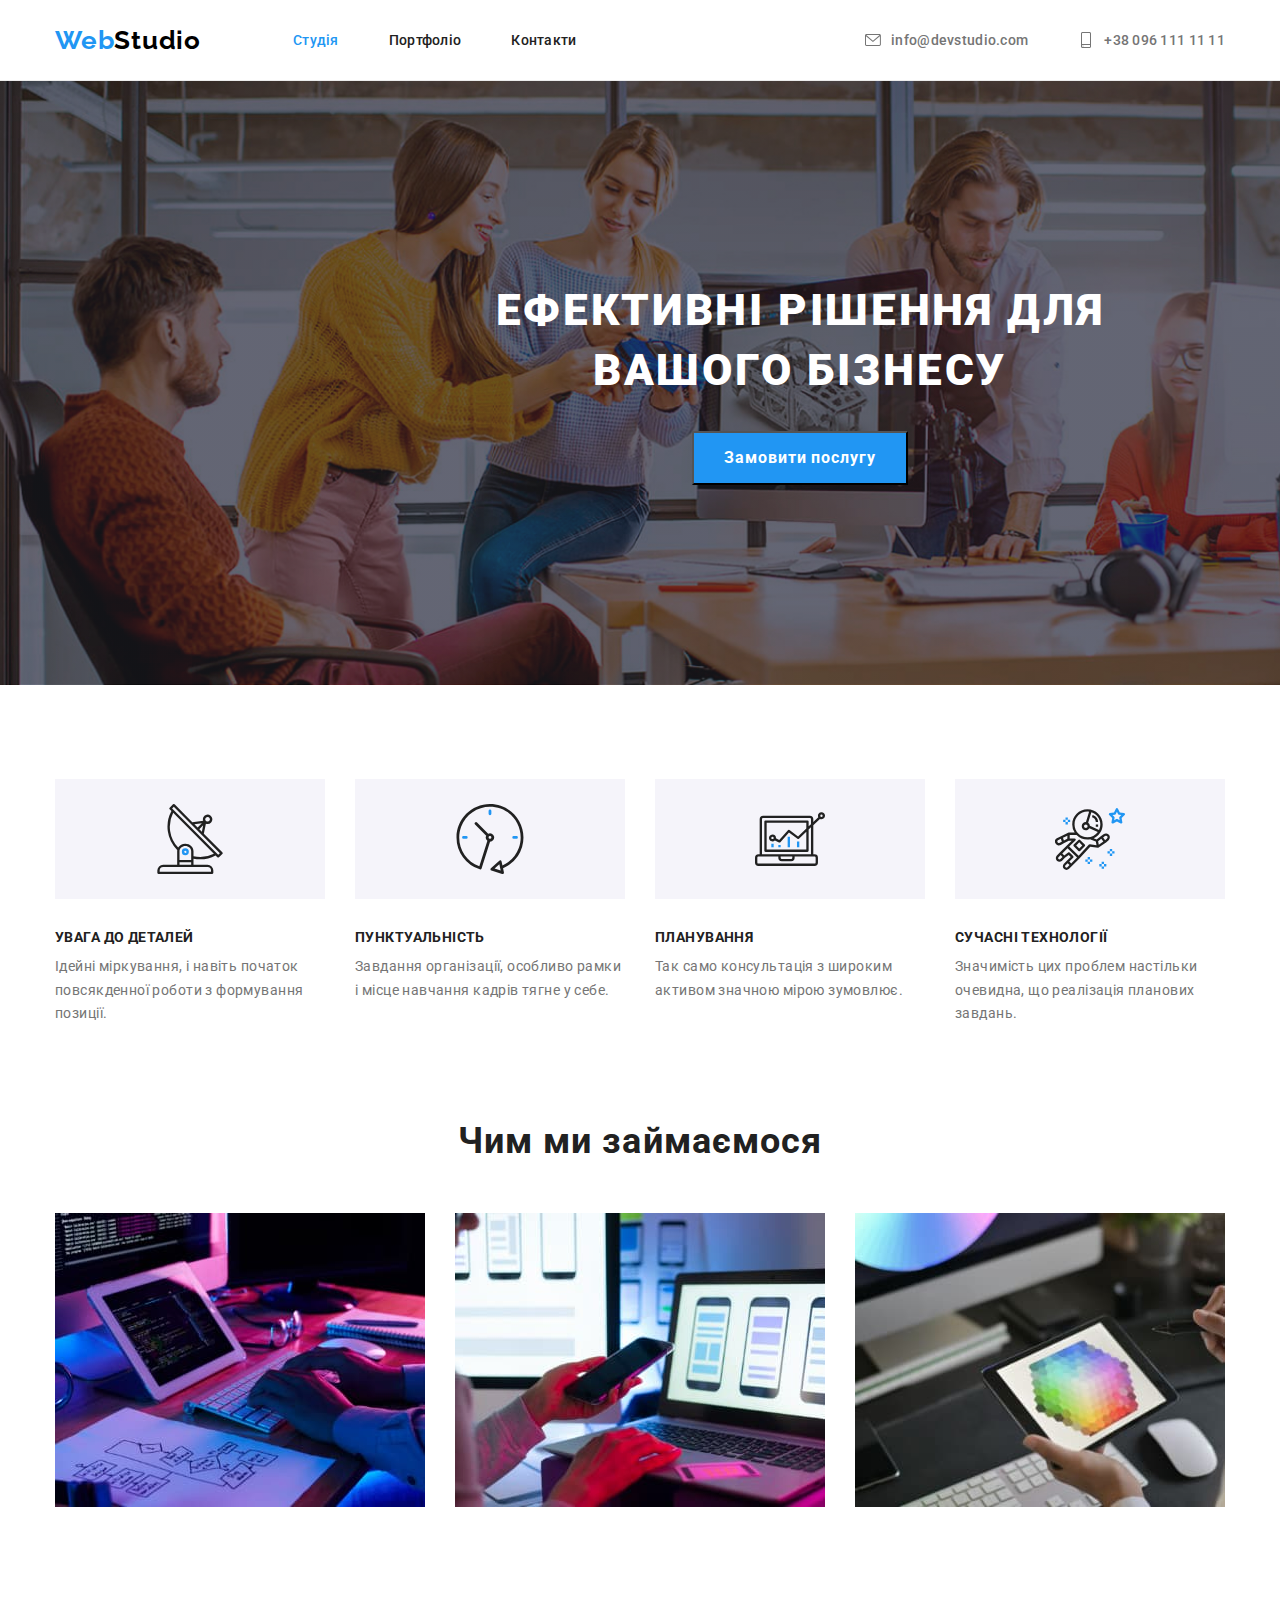
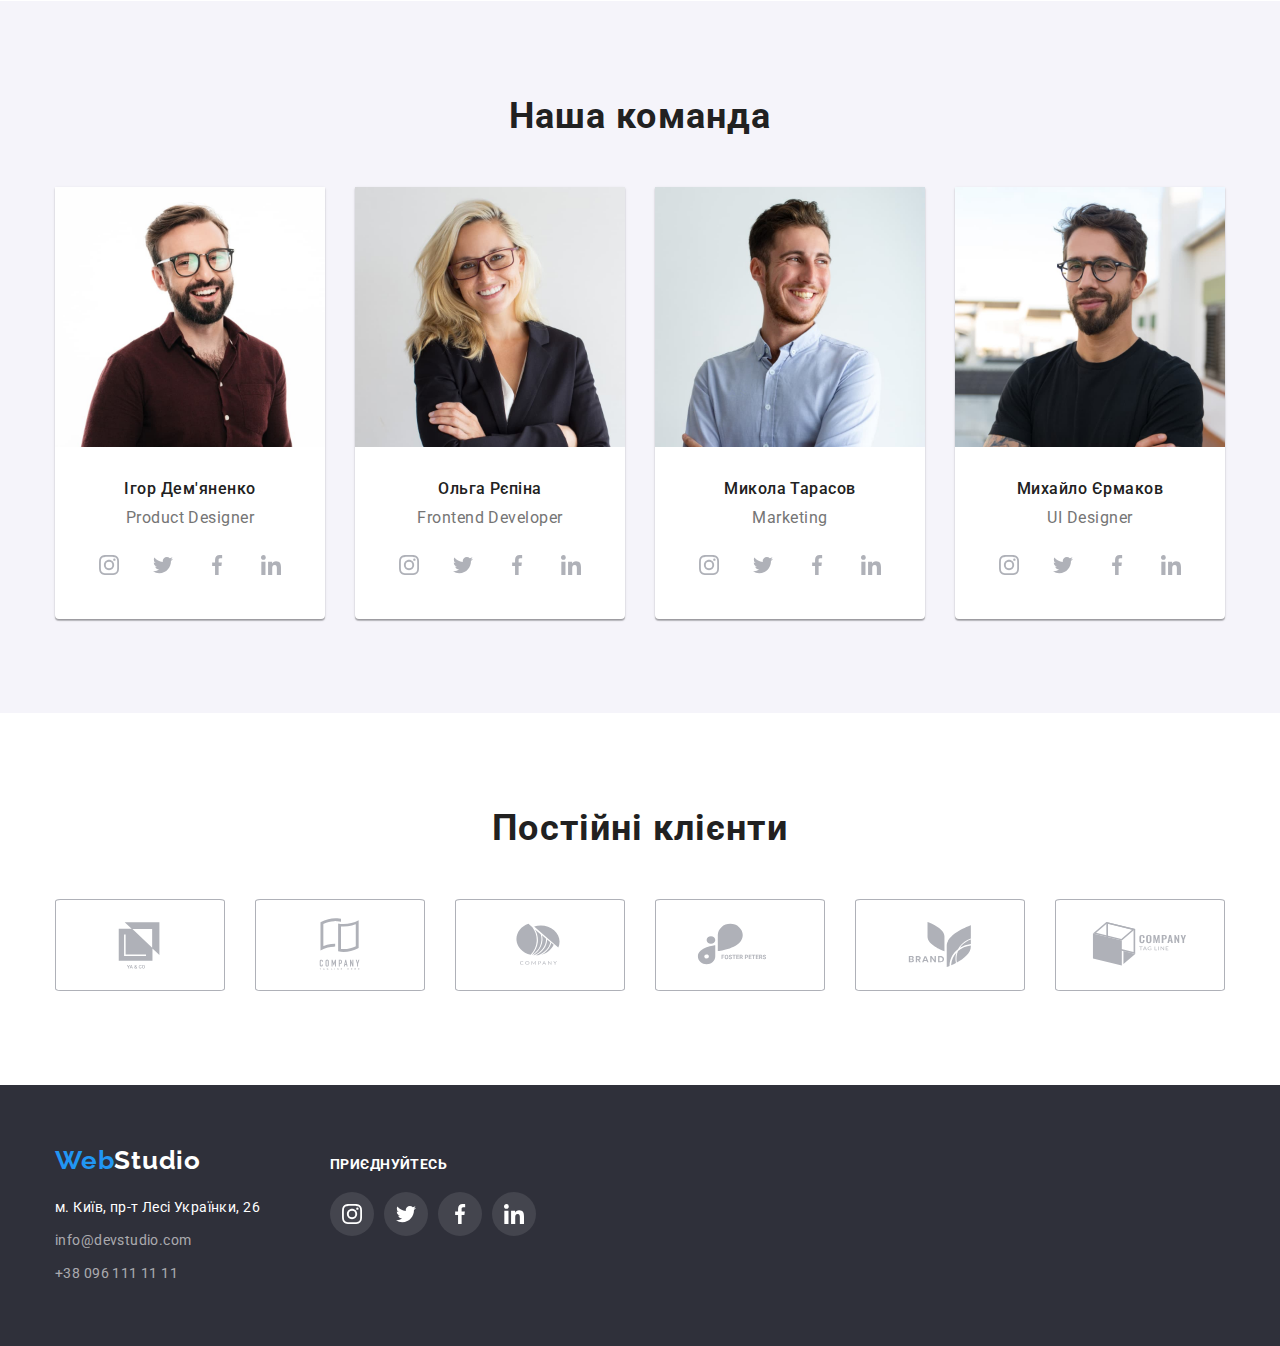
<file: index.html>
<!DOCTYPE html>
<html lang="uk">

<head>
  <meta charset="UTF-8" />
  <meta http-equiv="X-UA-Compatible" content="IE=edge" />
  <meta name="viewport" content="width=device-width, initial-scale=1.0" />
  <title>Document</title>
  <link rel="preconnect" href="https://fonts.googleapis.com">
  <link rel="preconnect" href="https://fonts.gstatic.com" crossorigin>
  <link rel="stylesheet" href="https://cdnjs.cloudflare.com/ajax/libs/modern-normalize/1.1.0/modern-normalize.min.css">
  <link href="https://fonts.googleapis.com/css2?family=Raleway:wght@700&family=Roboto:wght@400;500;700;900&display=swap"
    rel="stylesheet">

  <link rel="stylesheet" href="./css/styles.css">

</head>

<body>
  <header class="header">
    <div class="container header-container">
      <nav class="navigation">
        <a class="logo-top link" href="index.html">
          <span class="web-logo">Web</span><span class="studio-logo">Studio</span>
        </a>
        <ul class="nav-list list">
          <li class="nav-list-item">
            <a class="nav-list-link current link" href="index.html">Студія</a>
          </li>
          <li class="nav-list-item">
            <a class="nav-list-link link" href="portfolio.html">Портфоліо</a>
          </li>
          <li class="nav-list-item">
            <a class="nav-list-link link" href="index.html">Контакти</a>
          </li>
        </ul>
      </nav>
      <ul class="header-contacts list">
        <li class="header-contacts-item">
          <a class="header-contacts-link link" href="mailto:info@devstudio.com">
            <svg class="contacts-icon" width="16" height="12">
              <use href="images/icons.svg#icon-envelope"></use>
            </svg>info@devstudio.com</a>
        </li>
        <li class="header-contacts-item">
          <a class="header-contacts-link link" href="tel:+380961111111"><svg class="contacts-icon" width="10"
              height="16">
              <use href="images/icons.svg#icon-smartphone"></use>
            </svg>+38 096 111 11 11</a>
        </li>
      </ul>
    </div>
  </header>
  <main>
    <section class="hero">
      <div class="hero-container container">
        <h1 class="main-title">Ефективні рішення для вашого бізнесу</h1>
        <button class="modal-btn">Замовити послугу</button>
      </div>
    </section>
    <section class="features section">
      <div class="container">
        <h2 class="title visually-hidden">Наші переваги</h2>
        <ul class="features-list list">
          <li class="features-list-item list">
            <div class="features-list-item-container">
              <svg class="features-list-item-icon" width="70" height="70">
                <use href="images/icons.svg#icon-antenna"></use>
              </svg>
            </div>
            <h3 class="features-list-item-title">Увага до деталей</h3>
            <p class="features-list-item-dscr">
              Ідейні міркування, і навіть початок повсякденної роботи з
              формування позиції.
            </p>
          </li>
          <li class="features-list-item list">
            <div class="features-list-item-container">
              <svg class="features-list-item-icon" width="70" height="70">
                <use href="images/icons.svg#icon-clock"></use>
              </svg>
            </div>
            <h3 class="features-list-item-title">Пунктуальність</h3>
            <p class="features-list-item-dscr">
              Завдання організації, особливо рамки і місце навчання кадрів тягне
              у себе.
            </p>
          </li>
          <li class="features-list-item list">
            <div class="features-list-item-container">
              <svg class="features-list-item-icon" width="70" height="70">
                <use href="images/icons.svg#icon-diagram"></use>
              </svg>
            </div>
            <h3 class="features-list-item-title">Планування</h3>
            <p class="features-list-item-dscr">
              Так само консультація з широким активом значною мірою зумовлює.
            </p>
          </li>
          <li class="features-list-item list">
            <div class="features-list-item-container">
              <svg class="features-list-item-icon" width="70" height="70">
                <use href="images/icons.svg#icon-astronaut"></use>
              </svg>
            </div>
            <h3 class="features-list-item-title">Сучасні технології</h3>
            <p class="features-list-item-dscr">
              Значимість цих проблем настільки очевидна, що реалізація планових
              завдань.
            </p>
          </li>
        </ul>
      </div>
    </section>
    <section class="duties section">
      <div class="container">
        <h2 class="title">Чим ми займаємося</h2>
        <ul class="duties-list">
          <li class="duties-list-item list">
            <img src="images/box-1.jpg" alt="розробка сайту" width="370" height="294" />
          </li>
          <li class="duties-list-item list">
            <img src="images/box-2.jpg" alt="просування сайту" width="370" height="294" />
          </li>
          <li class="duties-list-item list">
            <img src="images/box-3.jpg" alt="дизайн сайту" width="370" height="294" />
          </li>
        </ul>
      </div>
    </section>
    <section class="section team">
      <div class="container">
        <h2 class="title">Наша команда</h2>
        <ul class="team-list">
          <li class="team-list-member list">
            <img src="images/team_member1.jpg" alt="член команди" width="270" height="260" />
            <div class="team-item-wrapper">
              <h3 class="team-list-member-name">Ігор Дем'яненко</h3>
              <p class="team-list-member-job">Product Designer</p>
              <ul class="social-list list">
                <li class="social-list-item">
                  <a class="social-list-link link" href="">
                    <svg class="social-list-icon" width="20" height="20">
                      <use href="images/icons.svg#icon-instagram">
                      </use>
                    </svg>
                  </a>
                </li>
                <li class="social-list-item">
                  <a class="social-list-link link" href="">
                    <svg class="social-list-icon" width="20" height="20">
                      <use href="images/icons.svg#icon-twitter">
                      </use>
                    </svg>
                  </a>
                </li>
                <li class="social-list-item">
                  <a class="social-list-link link" href="">
                    <svg class="social-list-icon" width="20" height="20">
                      <use href="images/icons.svg#icon-facebook">
                      </use>
                    </svg>
                  </a>
                </li>
                <li class="social-list-item">
                  <a class="social-list-link link" href="">
                    <svg class="social-list-icon" width="20" height="20">
                      <use href="images/icons.svg#icon-linkedin">
                      </use>
                    </svg>
                  </a>
                </li>
              </ul>
            </div>
          </li>
          <li class="team-list-member list">
            <img src="images/team_member2.jpg" alt="член команди" width="270" height="260" />
            <div class="team-item-wrapper">
              <h3 class="team-list-member-name">Ольга Рєпіна</h3>
              <p class="team-list-member-job">Frontend Developer</p>
              <ul class="social-list list">
                <li class="social-list-item">
                  <a class="social-list-link link" href="">
                    <svg class="social-list-icon" width="20" height="20">
                      <use href="images/icons.svg#icon-instagram">
                      </use>
                    </svg>
                  </a>
                </li>
                <li class="social-list-item">
                  <a class="social-list-link link" href="">
                    <svg class="social-list-icon" width="20" height="20">
                      <use href="images/icons.svg#icon-twitter">
                      </use>
                    </svg>
                  </a>
                </li>
                <li class="social-list-item">
                  <a class="social-list-link link" href="">
                    <svg class="social-list-icon" width="20" height="20">
                      <use href="images/icons.svg#icon-facebook">
                      </use>
                    </svg>
                  </a>
                </li>
                <li class="social-list-item">
                  <a class="social-list-link link" href="">
                    <svg class="social-list-icon" width="20" height="20">
                      <use href="images/icons.svg#icon-linkedin">
                      </use>
                    </svg>
                  </a>
                </li>
              </ul>
            </div>
          </li>
          <li class="team-list-member list">
            <img src="images/team_member3.jpg" alt="член команди" width="270" height="260" />
            <div class="team-item-wrapper">
              <h3 class="team-list-member-name">Микола Тарасов</h3>
              <p class="team-list-member-job">Marketing</p>
              <ul class="social-list list">
                <li class="social-list-item">
                  <a class="social-list-link link" href="">
                    <svg class="social-list-icon" width="20" height="20">
                      <use href="images/icons.svg#icon-instagram">
                      </use>
                    </svg>
                  </a>
                </li>
                <li class="social-list-item">
                  <a class="social-list-link link" href="">
                    <svg class="social-list-icon" width="20" height="20">
                      <use href="images/icons.svg#icon-twitter">
                      </use>
                    </svg>
                  </a>
                </li>
                <li class="social-list-item">
                  <a class="social-list-link link" href="">
                    <svg class="social-list-icon" width="20" height="20">
                      <use href="images/icons.svg#icon-facebook">
                      </use>
                    </svg>
                  </a>
                </li>
                <li class="social-list-item">
                  <a class="social-list-link link" href="">
                    <svg class="social-list-icon" width="20" height="20">
                      <use href="images/icons.svg#icon-linkedin">
                      </use>
                    </svg>
                  </a>
                </li>
              </ul>
            </div>
          </li>
          <li class="team-list-member list">
            <img src="images/team_member4.jpg" alt="член команди" width="270" height="260" />
            <div class="team-item-wrapper">
              <h3 class="team-list-member-name">Михайло Єрмаков</h3>
              <p class="team-list-member-job">UI Designer</p>
              <ul class="social-list list">
                <li class="social-list-item">
                  <a class="social-list-link link" href="">
                    <svg class="social-list-icon" width="20" height="20">
                      <use href="images/icons.svg#icon-instagram">
                      </use>
                    </svg>
                  </a>
                </li>
                <li class="social-list-item">
                  <a class="social-list-link link" href="">
                    <svg class="social-list-icon" width="20" height="20">
                      <use href="images/icons.svg#icon-twitter">
                      </use>
                    </svg>
                  </a>
                </li>
                <li class="social-list-item">
                  <a class="social-list-link link" href="">
                    <svg class="social-list-icon" width="20" height="20">
                      <use href="images/icons.svg#icon-facebook">
                      </use>
                    </svg>
                  </a>
                </li>
                <li class="social-list-item">
                  <a class="social-list-link link" href="">
                    <svg class="social-list-icon" width="20" height="20">
                      <use href="images/icons.svg#icon-linkedin">
                      </use>
                    </svg>
                  </a>
                </li>
              </ul>
            </div>
          </li>
        </ul>
      </div>
    </section>
    <section class="section customers">
      <div class="container">
        <h2 class="title">Постійні клієнти</h2>
        <ul class="customers-list list">
          <li class="customers-list-item">
            <a class="customers-list-item-link link" href="">
              <svg class="customers-list-item-icon" width="106" height="60">
                <use href="images/icons.svg#icon-logo-1"></use>
              </svg>
            </a>
          </li>
          <li class="customers-list-item">
            <a class="customers-list-item-link link" href="">
              <svg class="customers-list-item-icon" width="106" height="60">
                <use href="images/icons.svg#icon-logo-2"></use>
              </svg>
            </a>
          </li>
          <li class="customers-list-item">
            <a class="customers-list-item-link link" href="">
              <svg class="customers-list-item-icon" width="106" height="60">
                <use href="images/icons.svg#icon-logo-3"></use>
              </svg>
            </a>
          </li>
          <li class="customers-list-item">
            <a class="customers-list-item-link link" href="">
              <svg class="customers-list-item-icon" width="106" height="60">
                <use href="images/icons.svg#icon-logo-4"></use>
              </svg>
            </a>
          </li>
          <li class="customers-list-item">
            <a class="customers-list-item-link link" href="">
              <svg class="customers-list-item-icon" width="106" height="60">
                <use href="images/icons.svg#icon-logo-5"></use>
              </svg>
            </a>
          </li>
          <li class="customers-list-item">
            <a class="customers-list-item-link link" href="">
              <svg class="customers-list-item-icon" width="106" height="60">
                <use href="images/icons.svg#icon-logo-6"></use>
              </svg>
            </a>
          </li>
        </ul>
      </div>
    </section>
  </main>
  <footer class="footer">
    <div class="container logo-footer">
      <div class="footer-first-block">
        <a class="logo-bottom link" href="index.html">
          <span class="web-logo">Web</span><span class="studio-logo-footer">Studio</span>
        </a>
        <address class="address-list list link">
          <span class="address-list-item address">м. Київ, пр-т Лесі Українки, 26</span>
          <a class="address-list-item link" href="mailto:info@devstudio.com">info@devstudio.com</a>
          <a class="address-list-item link" href="tel:+380961111111">+38 096 111 11 11</a>
        </address>
      </div>
      <div class="footer-second-block">
        <h3 class="footer-social-title">приєднуйтесь</h3>
        <ul class="footer-social-list list">
          <li class="footer-social-list-item">
            <a class="footer-social-list-link link" href="">
              <svg class="footer-social-list-icon" width="20" height="20">
                <use href="images/icons.svg#icon-instagram">
                </use>
              </svg>
            </a>
          </li>
          <li class="footer-social-list-item">
            <a class="footer-social-list-link link" href="">
              <svg class="footer-social-list-icon" width="20" height="20">
                <use href="images/icons.svg#icon-twitter">
                </use>
              </svg>
            </a>
          </li>
          <li class="footer-social-list-item">
            <a class="footer-social-list-link link" href="">
              <svg class="footer-social-list-icon" width="20" height="20">
                <use href="images/icons.svg#icon-facebook">
                </use>
              </svg>
            </a>
          </li>
          <li class="footer-social-list-item">
            <a class="footer-social-list-link link" href="">
              <svg class="footer-social-list-icon" width="20" height="20">
                <use href="images/icons.svg#icon-linkedin">
                </use>
              </svg>
            </a>
          </li>
          </li>
        </ul>
      </div>
    </div>
  </footer>
</body>

</html>
</file>
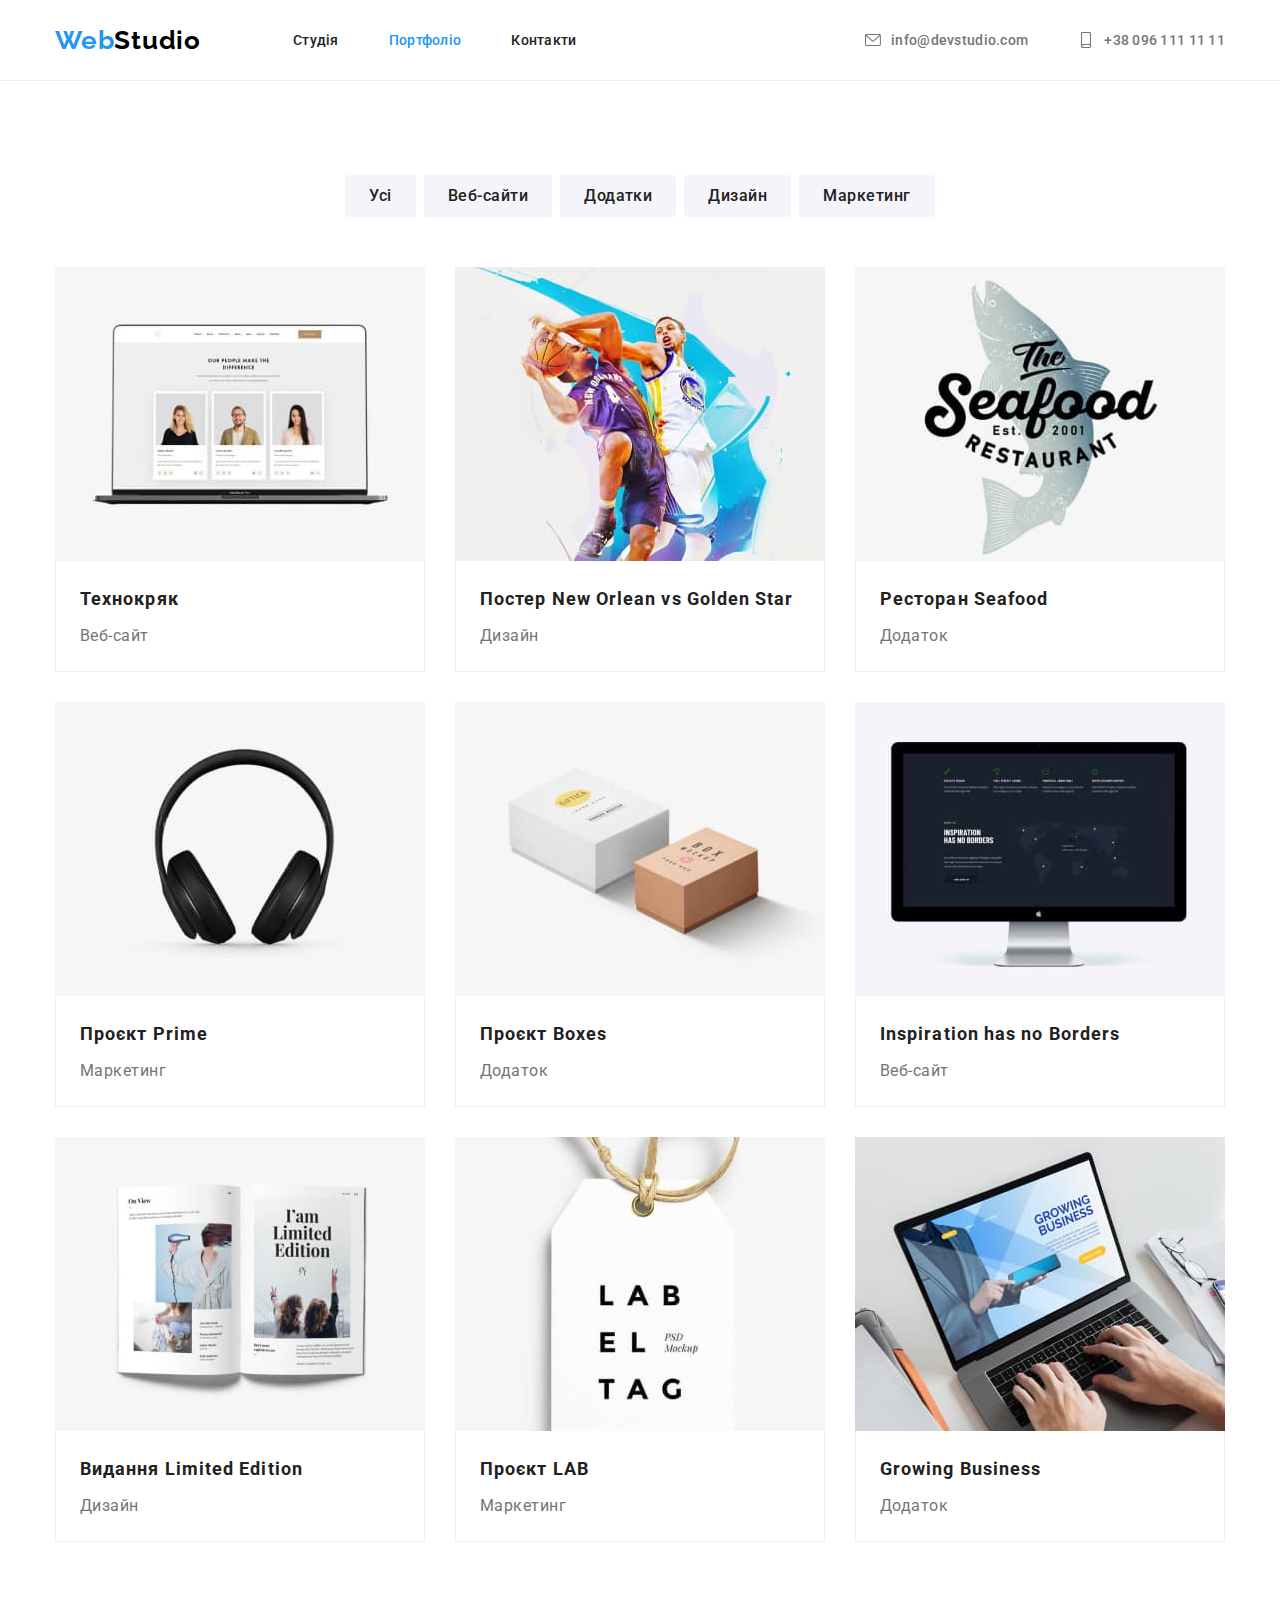
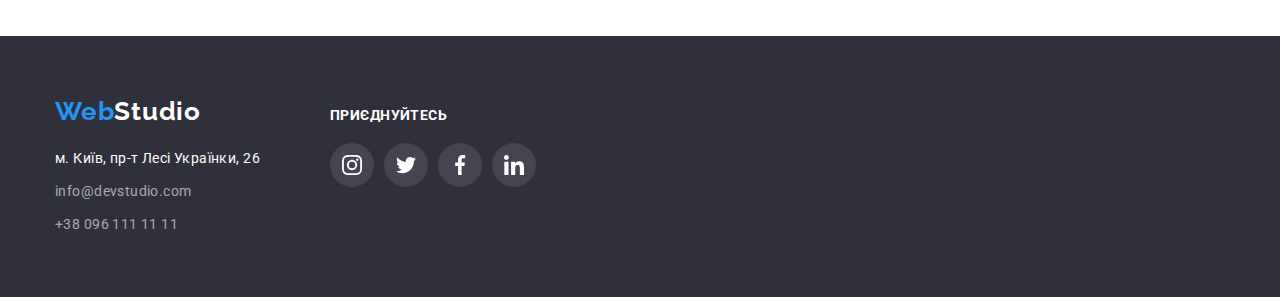
<file: portfolio.html>
<!DOCTYPE html>
<html lang="uk">

<head>
    <meta charset="UTF-8" />
    <meta http-equiv="X-UA-Compatible" content="IE=edge" />
    <meta name="viewport" content="width=device-width, initial-scale=1.0" />
    <title>Document</title>
    <link rel="preconnect" href="https://fonts.googleapis.com">
    <link rel="preconnect" href="https://fonts.gstatic.com" crossorigin>
    <link rel="stylesheet"
        href="https://cdnjs.cloudflare.com/ajax/libs/modern-normalize/1.1.0/modern-normalize.min.css">
    <link
        href="https://fonts.googleapis.com/css2?family=Raleway:wght@700&family=Roboto:wght@400;500;700;900&display=swap"
        rel="stylesheet">
    <link rel="stylesheet" href="./css/styles.css">
</head>

<body>
    <header class="header">
        <div class="container header-container">
            <nav class="navigation">
                <a class="logo-top link" href="index.html">
                    <span class="web-logo">Web</span><span class="studio-logo">Studio</span>
                </a>
                <ul class="nav-list list">
                    <li class="nav-list-item">
                        <a class="nav-list-link link" href="index.html">Студія</a>
                    </li>
                    <li class="nav-list-item">
                        <a class="nav-list-link current link" href="portfolio.html">Портфоліо</a>
                    </li>
                    <li class="nav-list-item">
                        <a class="nav-list-link link" href="index.html">Контакти</a>
                    </li>
                </ul>
            </nav>
            <ul class="header-contacts list">
                <li class="header-contacts-item">
                    <a class="header-contacts-link link" href="mailto:info@devstudio.com">
                        <svg class="contacts-icon" width="16" height="12">
                            <use href="images/icons.svg#icon-envelope"></use>
                        </svg>info@devstudio.com</a>
                </li>
                <li class="header-contacts-item">
                    <a class="header-contacts-link link" href="tel:+380961111111"><svg class="contacts-icon" width="10"
                            height="16">
                            <use href="images/icons.svg#icon-smartphone"></use>
                        </svg>+38 096 111 11 11</a>
                </li>
            </ul>
        </div>
    </header>
    <main>
        <section class="section filter">
            <div class="container">
                <ul class="filter-list list">
                    <li class=filter-list-item>
                        <button class="filter-btn">Усі</button>
                    </li>
                    <li class=filter-list-item>
                        <button class="filter-btn">Веб-сайти</button>
                    </li>
                    <li class=filter-list-item>
                        <button class="filter-btn">Додатки</button>
                    </li>
                    <li class=filter-list-item>
                        <button class="filter-btn">Дизайн</button>
                    </li>
                    <li class=filter-list-item>
                        <button class="filter-btn">Маркетинг</button>
                    </li>
                </ul>
                <h2 class="visually-hidden">Проєкти</h2>
                <ul class="projects-list list">
                    <li class="projects-list-item">
                        <a class="projects-list-link link" href="index.html">
                            <div>
                                <img src="images/project-1.jpg" alt="проєкт 1" width="370" height="294" />
                                <div class="project-item-wrapper">
                                    <h3 class="project-title">Технокряк</h3>
                                    <p class="project-dscr">Веб-сайт</p>
                                </div>
                            </div>
                        </a>
                    </li>
                    <li class="projects-list-item">
                        <a class="projects-list-link link" href="index.html">
                            <div>
                                <img src="images/project-2.jpg" alt="Проєкт 2" width="370" height="294" />
                                <div class="project-item-wrapper">
                                    <h3 class="project-title">Постер New Orlean vs Golden Star</h3>
                                    <p class="project-dscr">Дизайн</p>
                                </div>
                            </div>
                        </a>
                    </li>
                    <li class="projects-list-item">
                        <a class="projects-list-link link" href="index.html">
                            <div>
                                <img src="images/project-3.jpg" alt="Проєкт 3" width="370" height="294" />
                                <div class="project-item-wrapper">
                                    <h3 class="project-title">Ресторан Seafood</h3>
                                    <p class="project-dscr">Додаток</p>
                                </div>
                            </div>
                        </a>
                    </li>
                    <li class="projects-list-item">
                        <a class="projects-list-link link" href="index.html">
                            <div>
                                <img src="images/project-4.jpg" alt="Проєкт 4" width="370" height="294" />
                                <div class="project-item-wrapper">
                                    <h3 class="project-title">Проєкт Prime</h3>
                                    <p class="project-dscr">Маркетинг</p>
                                </div>
                            </div>
                        </a>
                    </li>
                    <li class="projects-list-item">
                        <a class="projects-list-link link" href="index.html">
                            <div>
                                <img src="images/project-5.jpg" alt="Проєкт 5" width="370" height="294" />
                                <div class="project-item-wrapper">
                                    <h3 class="project-title">Проєкт Boxes</h3>
                                    <p class="project-dscr">Додаток</p>
                                </div>
                            </div>
                        </a>
                    </li>
                    <li class="projects-list-item">
                        <a class="projects-list-link link" href="index.html">
                            <div>
                                <img src="images/project-6.jpg" alt="Проєкт 6" width="370" height="294" />
                                <div class="project-item-wrapper">
                                    <h3 class="project-title">Inspiration has no Borders</h3>
                                    <p class="project-dscr">Веб-сайт</p>
                                </div>
                            </div>
                        </a>
                    </li>
                    <li class="projects-list-item">
                        <a class="projects-list-link link" href="index.html">
                            <div>
                                <img src="images/project-7.jpg" alt="Проєкт 7" width="370" height="294" />
                                <div class="project-item-wrapper">
                                    <h3 class="project-title">Видання Limited Edition</h3>
                                    <p class="project-dscr">Дизайн</p>
                                </div>
                            </div>
                        </a>
                    </li>
                    <li class="projects-list-item">
                        <a class="projects-list-link link" href="index.html">
                            <div>
                                <img src="images/project-8.jpg" alt="Проєкт 8" width="370" height="294" />
                                <div class="project-item-wrapper">
                                    <h3 class="project-title">Проєкт LAB</h3>
                                    <p class="project-dscr">Маркетинг</p>
                                </div>
                            </div>
                        </a>
                    </li>
                    <li class="projects-list-item">
                        <a class="projects-list-link link" href="index.html">
                            <div>
                                <img src="images/project-9.jpg" alt="Проєкт 9" width="370" height="294" />
                                <div class="project-item-wrapper">
                                    <h3 class="project-title">Growing Business</h3>
                                    <p class="project-dscr">Додаток</p>
                                </div>
                            </div>
                        </a>
                    </li>
                </ul>
            </div>
        </section>
    </main>
    <footer class="footer">
        <div class="container logo-footer">
            <div class="footer-first-block">
                <a class="logo-bottom link" href="index.html">
                    <span class="web-logo">Web</span><span class="studio-logo-footer">Studio</span>
                </a>
                <address class="address-list list link">
                    <span class="address-list-item address">м. Київ, пр-т Лесі Українки, 26</span>
                    <a class="address-list-item link" href="mailto:info@devstudio.com">info@devstudio.com</a>
                    <a class="address-list-item link" href="tel:+380961111111">+38 096 111 11 11</a>
                </address>
            </div>
            <div class="footer-second-block">
                <h3 class="footer-social-title">приєднуйтесь</h3>
                <ul class="footer-social-list list">
                    <li class="footer-social-list-item">
                        <a class="footer-social-list-link link" href="">
                            <svg class="footer-social-list-icon" width="20" height="20">
                                <use href="images/icons.svg#icon-instagram">
                                </use>
                            </svg>
                        </a>
                    </li>
                    <li class="footer-social-list-item">
                        <a class="footer-social-list-link link" href="">
                            <svg class="footer-social-list-icon" width="20" height="20">
                                <use href="images/icons.svg#icon-twitter">
                                </use>
                            </svg>
                        </a>
                    </li>
                    <li class="footer-social-list-item">
                        <a class="footer-social-list-link link" href="">
                            <svg class="footer-social-list-icon" width="20" height="20">
                                <use href="images/icons.svg#icon-facebook">
                                </use>
                            </svg>
                        </a>
                    </li>
                    <li class="footer-social-list-item">
                        <a class="footer-social-list-link link" href="">
                            <svg class="footer-social-list-icon" width="20" height="20">
                                <use href="images/icons.svg#icon-linkedin">
                                </use>
                            </svg>
                        </a>
                    </li>
                    </li>
                </ul>
            </div>
        </div>
    </footer>
</body>

</html>
</file>
<file: css/styles.css>
:root {
  --primary-font-family: "Roboto", sans-serif;
  --secondary-font-family: "Raleway", sans-serif;
  --accent-color: #2196f3;
  --text-color: #757575;
  --dark-color: #212121;
  --light-color: #ffffff;
}

body {
  font-family: var(--primary-font-family);
  color: #212121;
}

h1,
h2,
h3,
h4,
p {
  margin-top: 0;
  margin-bottom: 0;
}

ul {
  margin-top: 0;
  margin-bottom: 0;
  padding-top: 0;
}

img {
  display: block;
}

.list {
  list-style: none;
}

.link {
  text-decoration: none;
}

.container {
  margin-left: auto;
  margin-right: auto;
  width: 1200px;
  padding-left: 15px;
  padding-right: 15px;
}

.section {
  padding-top: 94px;
  padding-bottom: 94px;
}

/* Header */

header {
  border-bottom: 1px solid #ececec;
}

.header-container {
  display: flex;
  align-items: center;
}

.navigation {
  display: flex;
  align-items: center;
}

.nav-list {
  display: flex;
  align-items: center;
  padding-left: 0;
}

.header-contacts {
  display: flex;
  align-items: center;
  margin-left: auto;
  padding-left: 0;
}

.logo-top {
  margin-right: 92px;
}

.logo-bottom {
  display: inline-block;
  margin-bottom: 20px;
}

.web-logo {
  font-family: "Raleway", sans-serif;
  font-weight: 700;
  font-size: 26px;
  line-height: 1.19;
  letter-spacing: 0.03em;
  color: var(--accent-color);
}

.studio-logo {
  font-family: "Raleway", sans-serif;
  font-weight: 700;
  font-size: 26px;
  line-height: 1.19;
  letter-spacing: 0.03em;
  color: #000000;
}

.studio-logo-footer {
  font-family: "Raleway", sans-serif;
  font-weight: 700;
  font-size: 26px;
  line-height: 1.19;
  letter-spacing: 0.03em;
  color: var(--light-color);
}

.nav-list-item:not(:last-child) {
  margin-right: 50px;
}

.nav-list-link {
  display: block;
  padding-top: 32px;
  padding-bottom: 32px;
  font-weight: 500;
  font-size: 14px;
  line-height: 1.15;
  letter-spacing: 0.02em;
  color: var(--dark-color);
}

.nav-list-link.current {
  color: var(--accent-color);
}

.nav-list-link:hover,
.nav-list-link:focus {
  color: var(--accent-color);
}

.header-contacts-item:not(:last-child) {
  margin-right: 50px;
}

.header-contacts-link {
  display: flex;
  justify-content: center;
  font-weight: 500;
  font-size: 14px;
  line-height: 1.15;
  letter-spacing: 0.02em;
  color: var(--text-color);
}

.header-contacts-link:hover,
.header-contacts-link:focus {
  color: var(--accent-color);
}

.tel {
  margin-right: 215px;
}

.contacts-icon {
  margin-right: 10px;
  margin-bottom: 0;
  width: 16px;
  height: 16px;
  fill: #757575;
}

.header-contacts-link:hover .contacts-icon,
.header-contacts-link:focus .contacts-icon {
  fill: var(--accent-color);
}

.hero {
  background-color: #c4c4c4;
  background-image: linear-gradient(
      rgba(47, 48, 58, 0.4),
      rgba(47, 48, 58, 0.4)
    ),
    url("../images/bg.jpg");
  background-repeat: no-repeat;
  background-position: center;
  background-size: cover;
  padding: 200px 0;
  width: 1600px;
  margin: 0 auto;
}

/* Main */

.main-title {
  font-weight: 900;
  font-size: 44px;
  line-height: 1.36;
  text-align: center;
  letter-spacing: 0.06em;
  text-transform: uppercase;
  color: var(--light-color);
  width: 696px;
  margin: 0 auto;
  margin-bottom: 30px;
}

.modal-btn {
  display: block;
  margin: 0 auto;
  padding: 10px 20px;
  min-width: 216px;
  font-weight: 700;
  font-size: 16px;
  line-height: 1.86;
  text-align: center;
  letter-spacing: 0.06em;
  color: var(--light-color);
  background: var(--accent-color);
  cursor: pointer;
}

.modal-btn:hover,
.modal-btn:focus {
  background: #2196f3;
  box-shadow: 0px 4px 4px rgba(0, 0, 0, 0.15);
  border-radius: 4px;
}

.title {
  font-weight: 700;
  font-size: 36px;
  line-height: 1.17;
  text-align: center;
  letter-spacing: 0.03em;
  margin-bottom: 50px;
}

.visually-hidden {
  position: absolute;
  width: 1px;
  height: 1px;
  margin: -1px;
  white-space: nowrap;
  clip-path: inset(100%);
  clip: rect(0 0 0 0);
  overflow: hidden;
}

.features {
  padding-bottom: 0;
}

.features-list {
  display: flex;
  flex-wrap: wrap;
  margin-right: -30px;
  margin-top: -30px;
  padding-left: 0;
}

.features-list-item-icon {
  display: flex;
  align-items: center;
}

.features-list-item-container {
  width: 270px;
  height: 120px;
  display: flex;
  align-items: center;
  justify-content: center;
  background-color: #f5f4fa;
  margin-bottom: 30px;
}

.features-list-item {
  margin-right: 30px;
  margin-top: 30px;
  flex-basis: calc((100% - 120px) / 4);
}

.features-list-item-title {
  font-weight: 700;
  font-size: 14px;
  line-height: 1.15;
  letter-spacing: 0.03em;
  text-transform: uppercase;
  margin-bottom: 10px;
}

.features-list-item-dscr {
  font-size: 14px;
  line-height: 1.71;
  letter-spacing: 0.03em;
  color: var(--text-color);
}

.duties-list {
  display: flex;
  flex-wrap: wrap;
  margin-right: -30px;
  margin-top: -30px;
  padding-inline-start: 0;
}

.duties-list-item {
  margin-right: 30px;
  margin-top: 30px;
  flex-basis: calc((100% - 90px) / 3);
}

.team {
  background-color: #f5f4fa;
  padding-top: 94px;
}

.team-list {
  display: flex;
  flex-wrap: wrap;
  margin-right: -30px;
  margin-top: -30px;
  padding-inline-start: 0;
}

.team-list-member {
  margin-right: 30px;
  margin-top: 30px;
  flex-basis: calc((100% - 120px) / 4);
  background: #ffffff;
  box-shadow: 0px 1px 3px rgba(0, 0, 0, 0.12), 0px 1px 1px rgba(0, 0, 0, 0.14),
    0px 2px 1px rgba(0, 0, 0, 0.2);
  border-radius: 0px 0px 4px 4px;
}

.team-item-wrapper {
  padding-top: 32px;
  padding-bottom: 32px;
}

.team-list-member-name {
  font-weight: 500;
  font-size: 16px;
  line-height: 1.19;
  text-align: center;
  letter-spacing: 0.03em;
  margin-bottom: 10px;
}

.team-list-member-job {
  font-size: 16px;
  line-height: 1.19;
  text-align: center;
  letter-spacing: 0.03em;
  color: var(--text-color);
}

.social-list {
  display: flex;
  justify-content: center;
  align-items: center;
  margin-top: 16px;
  padding: 0;
}

.social-list-link {
  display: flex;
  align-items: center;
  justify-content: center;
  width: 44px;
  height: 44px;
  border-radius: 50%;
}

.social-list-item:not(:last-child) {
  margin-right: 10px;
}

.social-list-icon {
  fill: #afb1b8;
}

.social-list-link:hover,
.social-list-link:focus {
  background-color: var(--accent-color);
}

.social-list-link:hover .social-list-icon,
.social-list-link:focus .social-list-icon {
  fill: var(--light-color);
}

.customers-list {
  display: flex;
  align-items: center;
  justify-content: center;
  padding: 0;
}

.customers-list-item-link {
  display: flex;
  align-items: center;
  justify-content: center;
  fill: #afb1b8;
  border: 1px solid #afb1b8;
  border-radius: 3%;
  width: 170px;
  height: 92px;
}

.customers-list-item-link:hover,
.customers-list-item-link:focus {
  fill: var(--accent-color);
  border: 1px solid var(--accent-color);
}

.customers-list-item:not(:last-child) {
  margin-right: 30px;
}

/* Footer */

.address-list-item {
  font-style: normal;
  font-size: 14px;
  line-height: 1.71;
  letter-spacing: 0.03em;
  color: rgba(255, 255, 255, 0.6);
  display: flex;
  flex-direction: column;
  align-items: flex-start;
}

.address-list-item:not(:last-child) {
  margin-bottom: 9px;
}

.address {
  color: var(--light-color);
}

.address-list-item:hover,
.address-list-item:focus {
  color: var(--accent-color);
}

footer {
  background-color: #2f303a;
  padding-top: 60px;
  padding-bottom: 60px;
}

.logo-footer {
  display: flex;
  flex-direction: row;
  align-items: baseline;
}

.footer-second-block {
  margin-left: 70px;
}

.footer-social-title {
  font-weight: 700;
  font-size: 14px;
  line-height: 16px;
  letter-spacing: 0.03em;
  text-transform: uppercase;
  color: var(--light-color);
}

.footer-social-list {
  display: flex;
  align-items: center;
  padding-left: 0;
  margin-top: 20px;
}

.footer-social-list-link {
  display: flex;
  align-items: center;
  justify-content: center;
  width: 44px;
  height: 44px;
  border-radius: 50%;
  background: rgba(255, 255, 255, 0.1);
}

.footer-social-list-item:not(:last-child) {
  margin-right: 10px;
}

.footer-social-list-icon {
  fill: var(--light-color);
}

.footer-social-list-link:hover,
.footer-social-list-link:focus {
  background-color: var(--accent-color);
}

/* Portfolio */

.filter-list {
  display: flex;
  flex-direction: row;
  justify-content: center;
  padding-left: 0;
  margin-bottom: 50px;
}

.filter-list-item:not(:last-child) {
  margin-right: 8px;
}

.filter-btn {
  font-weight: 500;
  font-size: 16px;
  line-height: 1.62;
  text-align: center;
  letter-spacing: 0.03em;
  color: #212121;
  background: #f5f4fa;
  cursor: pointer;
  border-radius: 4px;
  border-color: transparent;
  padding: 6px 22px;
}

.filter-btn:hover,
.filter-btn:focus {
  background-color: var(--accent-color);
  color: #ffffff;
  box-shadow: 0px 3px 1px rgba(0, 0, 0, 0.1), 0px 1px 2px rgba(0, 0, 0, 0.08),
    0px 2px 2px rgba(0, 0, 0, 0.12);
}

.project-title {
  font-weight: 700;
  font-size: 18px;
  line-height: 2;
  letter-spacing: 0.06em;
  color: var(--dark-color);
}

.project-dscr {
  font-size: 16px;
  line-height: 1.88;
  letter-spacing: 0.03em;
  color: var(--text-color);
  margin-top: 4px;
}

.projects-list {
  display: flex;
  flex-wrap: wrap;
  margin-right: -30px;
  margin-top: -30px;
  padding-left: 0;
}

.projects-list-item {
  margin-right: 30px;
  margin-top: 30px;
  flex-basis: calc((100% - 90px) / 3);
}

.project-item-wrapper {
  padding: 20px 24px;
  border-bottom: 1px solid #eeeeee;
  border-left: 1px solid #eeeeee;
  border-right: 1px solid #eeeeee;
}

.projects-list-link {
  display: flex;
  justify-content: center;
  align-items: center;
}

.projects-list-link:hover,
.projects-list-link:focus {
  box-shadow: 0px 1px 1px rgba(0, 0, 0, 0.12), 0px 4px 4px rgba(0, 0, 0, 0.06),
    1px 4px 6px rgba(0, 0, 0, 0.16);
}
</file>
